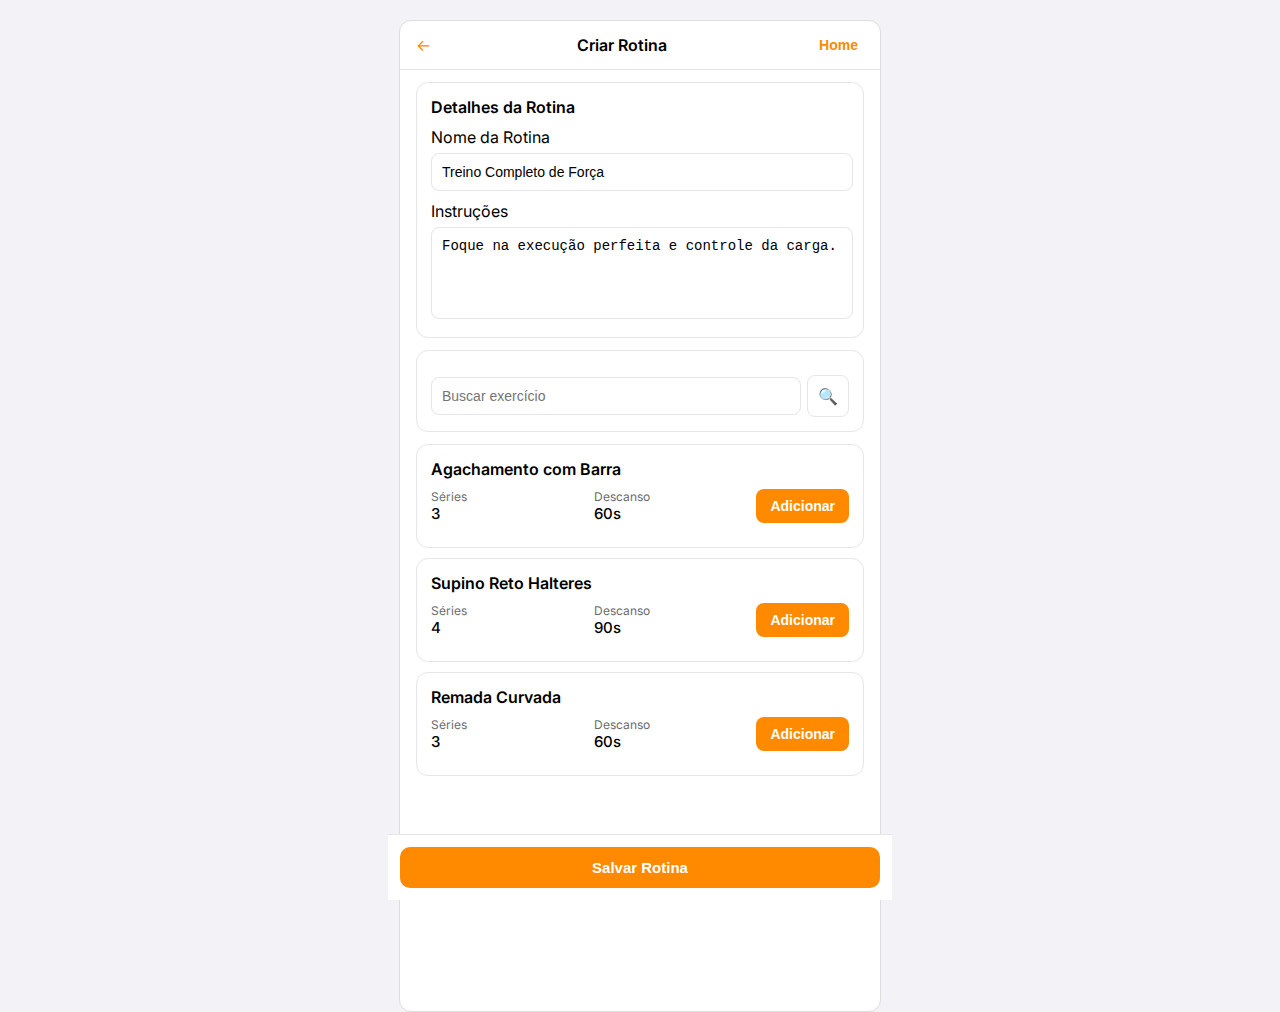
<file: TELASHTML/adicionarExercicios.html>
<!DOCTYPE html>
<html lang="pt-BR">
<head>
<meta charset="UTF-8">
<meta name="viewport" content="width=device-width, initial-scale=1.0">
<title>Criar Rotina</title>

<link href="https://fonts.googleapis.com/css2?family=Inter:wght@400;500;600&display=swap" rel="stylesheet">

<style>

:root {
    --orange: #FF8A00;
    --gray-bg: #F2F2F7;
    --gray-text: #6B6B6B;
    --border: #E5E5EA;
}

body {
    margin: 0;
    background: var(--gray-bg);
    font-family: 'Inter', sans-serif;
    display: flex;
    justify-content: center;
    min-height: 100vh;
}

.app {
    width: 100%;          /* ocupa toda a largura */
    max-width: 480px;     /* limite visual (para simular mobile) */
    background: white;
    min-height: 100vh;
    padding-bottom: 90px; /* espaço para botão inferior */
}

/* Header */
.header {
    display: flex;
    justify-content: space-between;
    align-items: center;
    padding: 14px 16px;
    border-bottom: 1px solid var(--border);

    a{
            text-decoration: none;
            color:#FF8A00
        }
}

.header-title {
    font-weight: 600;
}

.homeBtn {
    background: white;
    color: #FF8A00;
    font-size: 14px;
    font-weight: 700;
    border: none;
    cursor: pointer;
}

.card {
    background: white;
    border: 1px solid var(--border);
    border-radius: 12px;
    margin: 12px 16px;
    padding: 14px;
   
}

.card-title {
    font-weight: 600;
    margin-bottom: 10px;
}

/* Inputs */
.input {
   
    width: 400px;
    padding: 10px;
    border: 1px solid var(--border);
    border-radius: 8px;
    margin-top: 6px;
    font-size: 14px;
}

textarea.input {
    height: 70px;
    resize: none;
}

/* Search */
.search-box {
    display: flex;
    align-items: center;
    gap: 6px;
    margin-top: 10px;
}

.search-input {
    flex: 1;
    padding: 10px;
    border-radius: 8px;
    border: 1px solid var(--border);
    font-size: 14px;
}

.filter-btn {
    padding: 10px;
    border-radius: 8px;
    border: 1px solid var(--border);
    cursor: pointer;
}

/* Exercise Cards */
.exercise-card {
    background: white;
    border: 1px solid var(--border);
    border-radius: 12px;
    margin: 10px 16px;
    padding: 14px;
}

.exercise-title {
    font-weight: 600;
    margin-bottom: 10px;
}

.row {
    display: flex;
    gap: 10px;
    margin-bottom: 10px;
}

.small-box {
    flex: 1;
}

.small-title {
    font-size: 12px;
    color: var(--gray-text);
}

.small-value {
    font-size: 15px;
    font-weight: 500;
}

.btn-add {
    background: var(--orange);
    color: white;
    font-size: 14px;
    padding: 8px 14px;
    border-radius: 8px;
    border: none;
    cursor: pointer;
    font-weight: 600;
    float: right;
}

/* Bottom Button */
.bottom {
    width: 100%;
    max-width: 480px; /* acompanha o app */
    position: fixed;
    bottom: 0;
    left: 50%;
    transform: translateX(-50%);
    background: white;
    border-top: 1px solid var(--border);
    padding: 12px;
    a{
            text-decoration: none;
            color: white;
        }
}

.btn-save {
    width: 100%;
    background: var(--orange);
    color: white;
    padding: 12px;
    border-radius: 10px;
    border: none;
    font-size: 15px;
    font-weight: 600;
    cursor: pointer;
}

/* Ajuste para telas grandes */
@media (min-width: 1024px) {
    .app {
        margin-top: 20px;
        border: 1px solid #ddd;
        border-radius: 12px;
    }
}

</style>
</head>
<body>

<div class="app">

    <div class="header">
        <a href="../TELASHTML/personalCadastroAlun.html">
            <div>←</div>
        </a>
        <div class="header-title">Criar Rotina</div>
        <button class="homeBtn"><a href="homePersonal.html">Home</a></button>
    </div>

    <div class="card">
        <div class="card-title">Detalhes da Rotina</div>
        <div>Nome da Rotina</div>
        <input class="input" value="Treino Completo de Força">

        <div style="margin-top:10px;">Instruções</div>
        <textarea class="input">Foque na execução perfeita e controle da carga.</textarea>
    </div>

    <div class="card">
        <div class="search-box">
            <input class="search-input" placeholder="Buscar exercício">
            <div class="filter-btn">🔍</div>
        </div>
    </div>

    <!-- Exercícios -->
    <div class="exercise-card">
        <div class="exercise-title">Agachamento com Barra</div>
        <div class="row">
            <div class="small-box">
                <div class="small-title">Séries</div>
                <div class="small-value">3</div>
            </div>
            <div class="small-box">
                <div class="small-title">Descanso</div>
                <div class="small-value">60s</div>
            </div>
             <button class="btn-add">Adicionar</button>
        </div>
       
    </div>

    <div class="exercise-card">
        <div class="exercise-title">Supino Reto Halteres</div>
        <div class="row">
            <div class="small-box">
                <div class="small-title">Séries</div>
                <div class="small-value">4</div>
            </div>
            <div class="small-box">
                <div class="small-title">Descanso</div>
                <div class="small-value">90s</div>
            </div>
            <button class="btn-add">Adicionar</button>
        </div>
        
    </div>

    <div class="exercise-card">
        <div class="exercise-title">Remada Curvada</div>
        <div class="row">
            <div class="small-box">
                <div class="small-title">Séries</div>
                <div class="small-value">3</div>
            </div>
            <div class="small-box">
                <div class="small-title">Descanso</div>
                <div class="small-value">60s</div>
            </div>
              <button class="btn-add">Adicionar</button>
        </div>
      
    </div>

</div>

<div class="bottom">
    <button class="btn-save"><a href="../TELASHTML/treinoDoAlunoCriado.html">Salvar Rotina</a></button>
</div>

</body>
</html>
</file>
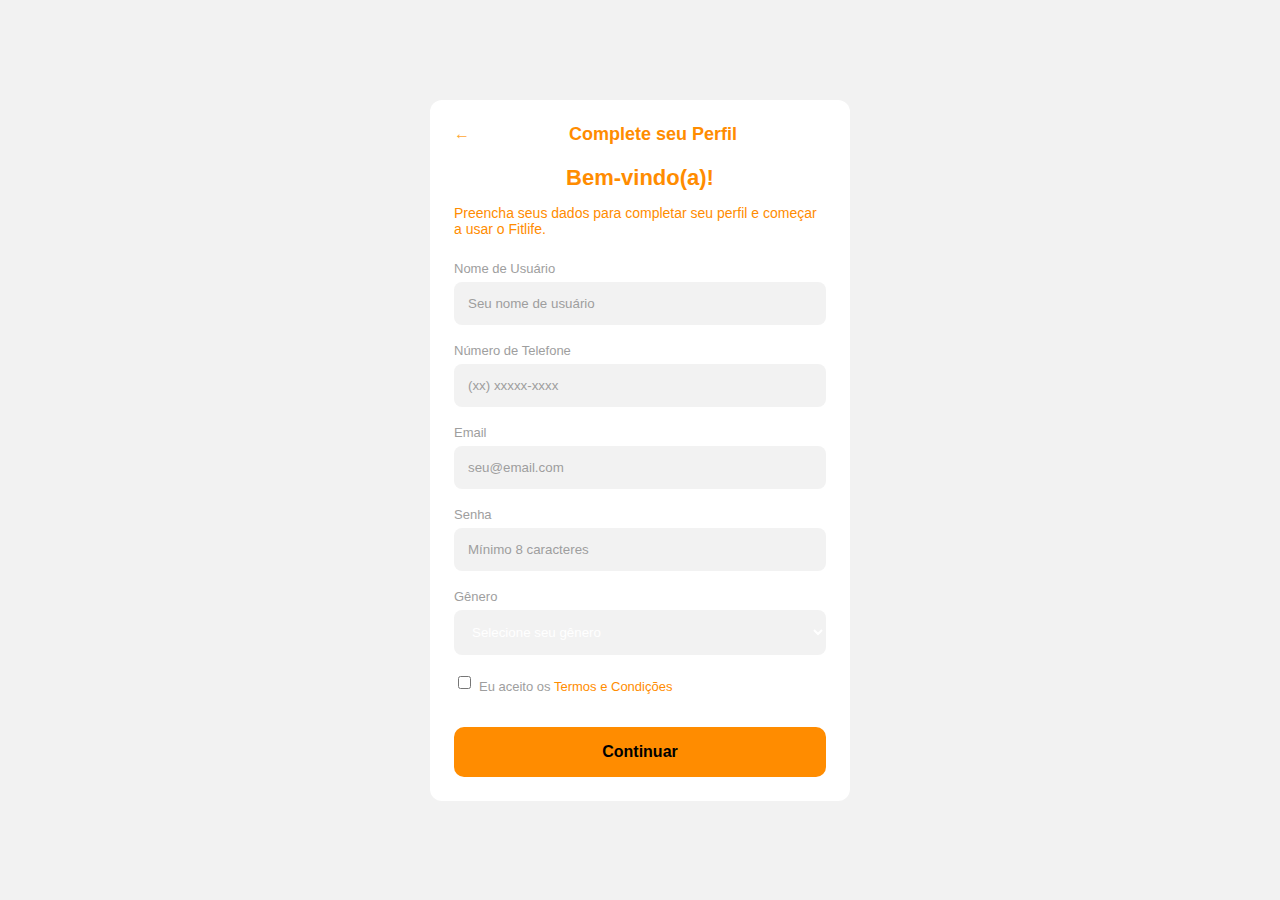
<file: TELASHTML/cadastro.html>
<!DOCTYPE html>
<html lang="pt-BR">
<head>
  <meta charset="UTF-8" />
  <meta name="viewport" content="width=device-width, initial-scale=1.0" />
  <title>Completar Perfil | Fitlife</title>
  <style>
    * {
      box-sizing: border-box;
      font-family: Arial, Helvetica, sans-serif;
    }

    body {
      margin: 0;
      background: #f2f2f2;
      color: #fff;
      display: flex;
      justify-content: center;
      align-items: center;
      min-height: 100vh;
    }

    .container {
      width: 100%;
      max-width: 420px;
      padding: 24px;
      background-color: #fff;
      border-radius: 12px;
    }

    .header {
      display: flex;
      align-items: center;
      margin-bottom: 20px;
    }

    .back {
      margin-right: 10px;
      cursor: pointer;
      color: #ffa733;
    }

    h1 {
      font-size: 18px;
      margin: 0 auto;
      color: #ff8c00;
      
    }

    h2 {
      font-size: 22px;
      margin: 20px 0 8px;
      color: #ff8c00;
      text-align: center;
    }

    p {
      font-size: 14px;
      color: #bdbdbd;
      margin-bottom: 24px;
      color: #ff8c00;
    }

    label {
      font-size: 13px;
      display: block;
      margin-bottom: 6px;
    }

    input, select {
      width: 100%;
      padding: 14px;
      margin-bottom: 18px;
      border-radius: 8px;
      border: none;
      background: #f2f2f2;
      color: #fff;
    }

    input::placeholder {
      color: #9e9e9e;
    }

    .terms {
      display: flex;
      align-items: center;
      font-size: 13px;
      margin-bottom: 20px;
    }

    .terms input {
      width: auto;
      margin-right: 8px;
    }

    .terms span {
      color: #ff8c00;
    }
    label, option{
      color:#9e9e9e;
    }
    button {
      width: 100%;
      padding: 16px;
      background-color: #ff8c00;
      color: #000;
      font-size: 16px;
      font-weight: bold;
      border: none;
      border-radius: 10px;
      cursor: pointer;
    }

    button:hover {
      background-color: #ffa733;
    }
  </style>
</head>
<body>
  <div class="container">
    <div class="header">
      <div class="back">←</div>
      <h1>Complete seu Perfil</h1>
    </div>

    <h2>Bem-vindo(a)!</h2>
    <p>Preencha seus dados para completar seu perfil e começar a usar o Fitlife.</p>

    <label>Nome de Usuário</label>
    <input type="text" placeholder="Seu nome de usuário" />

    <label>Número de Telefone</label>
    <input type="tel" placeholder="(xx) xxxxx-xxxx" />

    <label>Email</label>
    <input type="email" placeholder="seu@email.com" />

    <label>Senha</label>
    <input type="password" placeholder="Mínimo 8 caracteres" />

    <label>Gênero</label>
    <select>
      <option>Selecione seu gênero</option>
      <option>Masculino</option>
      <option>Feminino</option>
      <option>Outro</option>
      <option>Prefiro não informar</option>
    </select>

    <div class="terms">
      <input type="checkbox" />
      <label>Eu aceito os <span>Termos e Condições</span></label>
    </div>

    <button>Continuar</button>
  </div>
</body>
</html>
</file>
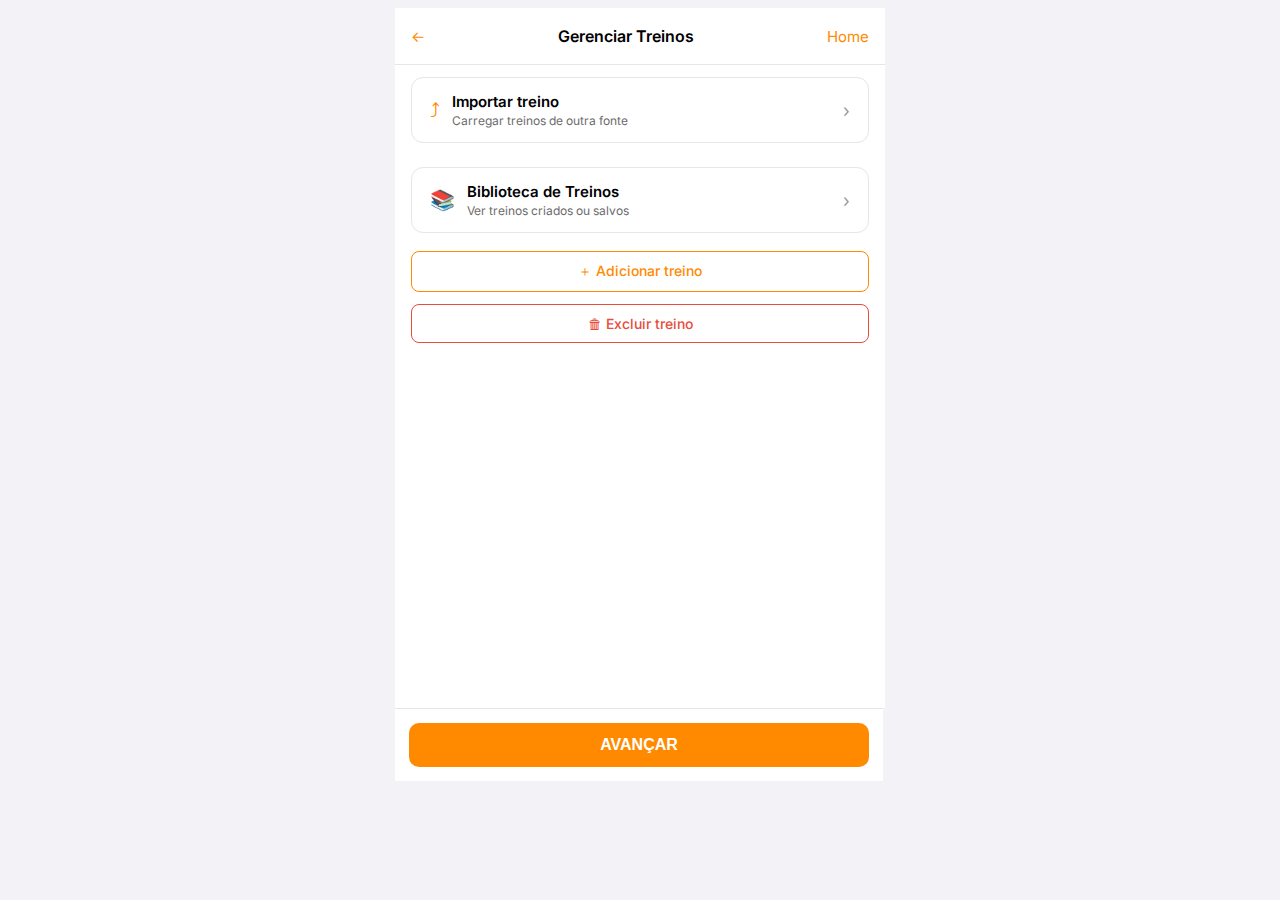
<file: TELASHTML/criarTreinoDoAluno.html>
<!DOCTYPE html>
<html lang="pt-BR">
<head>
<meta charset="UTF-8">
<meta name="viewport" content="width=device-width, initial-scale=1.0">
<title>Gerenciar Treinos</title>

<link href="https://fonts.googleapis.com/css2?family=Inter:wght@400;500;600&display=swap" rel="stylesheet">

<style>
    :root {
        --orange: #FF8A00;
        --red: #E74C3C;
        --gray-bg: #F2F2F7;
        --gray-text: #6B6B6B;
        --border: #E5E5EA;
    }

    body {
  
        background: var(--gray-bg);
        font-family: 'Inter', sans-serif;
        display: flex;
        justify-content: center;
        align-items: center;
    }

    .principal {
        width: 490px;
        height: 700px;
        background: white;
        display: flex;
        flex-direction: column;
        

    }

    /* HEADER */
    .header {
        display: flex;
        align-items: center;
        justify-content: space-between;
        padding: 18px 16px;
        border-bottom: 1px solid var(--border);
        font-size: 16px;
    }

    .header .title {
        font-weight: 600;
        font-size: 16px;
    }

    .homeBtn, .iconBtn {
        font-size: 15px;
        cursor: pointer;
        

        a{
            text-decoration: none;
            color: #FF8A00;
        }
    }

    /* CARD DE OPÇÃO */
    .option-card {
        background: white;
        margin: 12px 16px;
        padding: 14px 18px;
        border-radius: 12px;
        border: 1px solid var(--border);
        display: flex;
        justify-content: space-between;
        align-items: center;
        cursor: pointer;

        a{
            text-decoration: none;
            color: white;
        }
    }

    .option-info {
        display: flex;
        gap: 12px;
        align-items: center;
    }

    .option-title {
        font-size: 15px;
        font-weight: 600;
    }

    .option-subtitle {
        font-size: 12px;
        color: var(--gray-text);
        margin-top: 2px;
    }

    .arrow {
        font-size: 18px;
        color: #9B9B9B;
    }

    /* ICONS SIMPLES */
    .icon {
        font-size: 20px;
        color: var(--orange);
    }

    /* BOTÕES PEQUENOS */
    .btn-mini {
        margin: 6px 16px;
        padding: 10px;
        border-radius: 8px;
        background: white;
        border: 1px solid var(--orange);
        color: var(--orange);
        font-size: 14px;
        font-weight: 500;
        text-align: center;
        cursor: pointer;

        a{
            text-decoration: none;
            color: #FF8A00;
        }
        
    }

    .btn-mini.red {
        border-color: var(--red);
        color: var(--red);
    }

    /* CARD TREINO */
    .train-card {
        margin: 20px 16px 0 16px;
        background: var(--orange);
        color: white;
        font-weight: 600;
        font-size: 17px;
        text-align: center;
        padding: 18px;
        border-radius: 10px;
    }

    /* BOTÃO AVANÇAR */
    .bottom-bar {
    width:460px;
    background:white;
    border-top:1px solid var(--border);
    padding:14px;
}


    .btn-next {
        width: 100%;
        background: var(--orange);
        color: white;
        border: none;
        padding: 13px;
        font-weight: 600;
        border-radius: 10px;
        font-size: 16px;
        cursor: pointer;
    }
</style>
</head>
<body>

<div class="app">

    <div class="principal">
        <div class="header">
        <div class="iconBtn"><a href="./personalCadastroAlun.html">←</a></div>
        <div class="title">Gerenciar Treinos</div>
        <div class="homeBtn"><a href="homePersonal.html">Home</a></div>
    </div>

    <div class="option-card">
        <div class="option-info">
            <div class="icon">⤴</div>
            <div>
                <div class="option-title">Importar treino</div>
                <div class="option-subtitle">Carregar treinos de outra fonte</div>
            </div>
        </div>
        <div class="arrow">›</div>
    </div>

    <div class="option-card">
        <div class="option-info">
            <div class="icon">📚</div>
            <div>
                <div class="option-title">Biblioteca de Treinos</div>
                <div class="option-subtitle">Ver treinos criados ou salvos</div>
            </div>
        </div>
        <div class="arrow">›</div>
    </div>

    
        <div class="btn-mini"> ＋ <a href="../TELASHTML/adicionarExercicios.html">Adicionar treino</a></div>

    <div class="btn-mini red">🗑 Excluir treino</div>
    <!--
    <div class="train-card">TREINO A</div>
    -->
    </div>

    <div class="bottom-bar">
    <a href="./adicionarExercicios.html"><button class="btn-next">AVANÇAR</button></a>
</div>

</div>


</body>
</html>
</file>
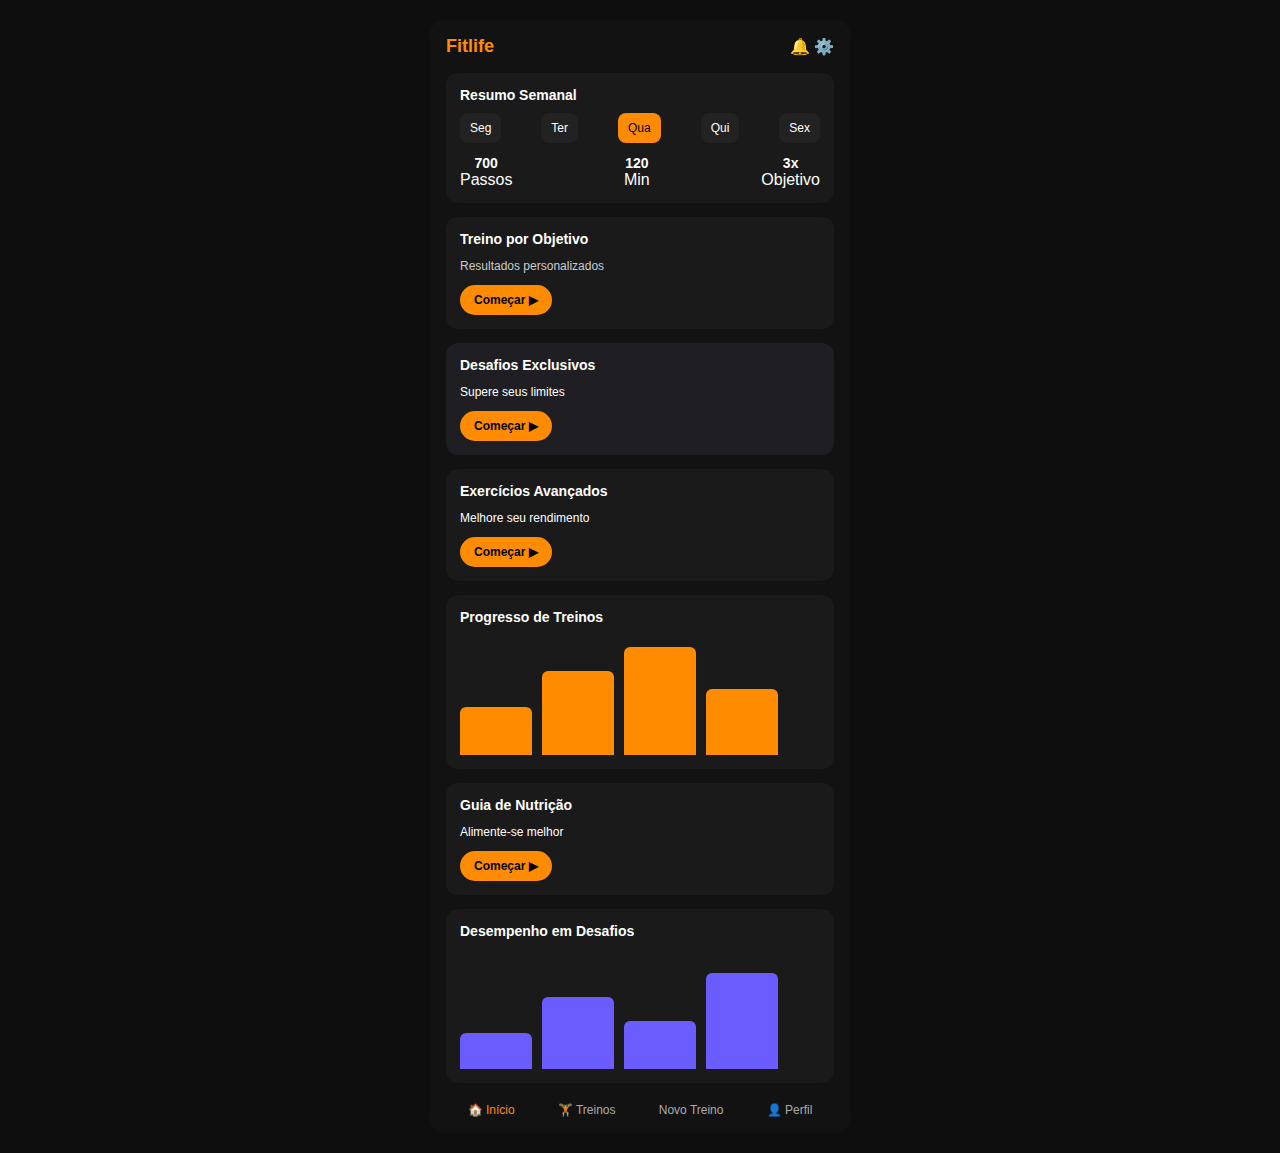
<file: TELASHTML/home.html>
<!DOCTYPE html>
<html lang="pt-BR">
<head>
  <meta charset="UTF-8" />
  <meta name="viewport" content="width=device-width, initial-scale=1.0" />
  <title>Home | Fitlife</title>
  <style>
    * { box-sizing: border-box; font-family: Arial, Helvetica, sans-serif; }
    body {
      margin: 0;
      background: #0e0e0e;
      color: #fff;
      display: flex;
      justify-content: center;
      padding: 20px 0;
    }
    .container {
      width: 100%;
      max-width: 420px;
      background: #121212;
      padding: 16px;
      border-radius: 14px;
    }
    .top {
      display: flex;
      align-items: center;
      justify-content: space-between;
      margin-bottom: 16px;
    }
    .logo { color: #ff8c00; font-weight: bold; font-size: 18px; }
    .card {
      background: #1a1a1a;
      border-radius: 12px;
      padding: 14px;
      margin-bottom: 14px;
    }
    .card h3 { margin: 0 0 8px; font-size: 14px; }
    .week {
      display: flex;
      justify-content: space-between;
      margin-top: 10px;
    }
    .day {
      padding: 8px 10px;
      border-radius: 8px;
      background: #222;
      font-size: 12px;
    }
    .day.active { background: #ff8c00; color: #000; }
    .stats {
      display: flex;
      justify-content: space-between;
      margin-top: 12px;
      text-align: center;
    }
    .stat strong { display: block; font-size: 14px; }
    .btn {
      background: #ff8c00;
      color: #000;
      border: none;
      padding: 8px 14px;
      border-radius: 20px;
      font-size: 12px;
      font-weight: bold;
      cursor: pointer;
    }
    .highlight { background: #1f1f23; }
    .bars {
      display: flex;
      align-items: flex-end;
      gap: 10px;
      height: 120px;
      margin-top: 10px;
    }
    .bar {
      width: 20%;
      background: #ff8c00;
      border-radius: 6px 6px 0 0;
    }
    .bar.purple { background: #6a5cff; }
    .nav {
      display: flex;
      justify-content: space-around;
      margin-top: 20px;
      color: #aaa;
      font-size: 12px;
    }
    .nav span.active { color: #ff8c00; }
  </style>
</head>
<body>
  <div class="container">
    <div class="top">
      <div class="logo">Fitlife</div>
      <div>🔔 ⚙️</div>
    </div>

    <div class="card">
      <h3>Resumo Semanal</h3>
      <div class="week">
        <div class="day">Seg</div>
        <div class="day">Ter</div>
        <div class="day active">Qua</div>
        <div class="day">Qui</div>
        <div class="day">Sex</div>
      </div>
      <div class="stats">
        <div class="stat"><strong>700</strong>Passos</div>
        <div class="stat"><strong>120</strong>Min</div>
        <div class="stat"><strong>3x</strong>Objetivo</div>
      </div>
    </div>

    <div class="card">
      <h3>Treino por Objetivo</h3>
      <p style="font-size:12px; color:#ccc">Resultados personalizados</p>
      <button class="btn">Começar ▶</button>
    </div>

    <div class="card highlight">
      <h3>Desafios Exclusivos</h3>
      <p style="font-size:12px">Supere seus limites</p>
      <button class="btn">Começar ▶</button>
    </div>

    <div class="card">
      <h3>Exercícios Avançados</h3>
      <p style="font-size:12px">Melhore seu rendimento</p>
      <button class="btn">Começar ▶</button>
    </div>

    <div class="card">
      <h3>Progresso de Treinos</h3>
      <div class="bars">
        <div class="bar" style="height:40%"></div>
        <div class="bar" style="height:70%"></div>
        <div class="bar" style="height:90%"></div>
        <div class="bar" style="height:55%"></div>
      </div>
    </div>

    <div class="card">
      <h3>Guia de Nutrição</h3>
      <p style="font-size:12px">Alimente-se melhor</p>
      <button class="btn">Começar ▶</button>
    </div>

    <div class="card">
      <h3>Desempenho em Desafios</h3>
      <div class="bars">
        <div class="bar purple" style="height:30%"></div>
        <div class="bar purple" style="height:60%"></div>
        <div class="bar purple" style="height:40%"></div>
        <div class="bar purple" style="height:80%"></div>
      </div>
    </div>

    <div class="nav">
      <span class="active">🏠 Início</span>
      <span>🏋️ Treinos</span>
      <span> Novo Treino</span>
      <span>👤 Perfil</span>
    </div>
  </div>
</body>
</html>
</file>
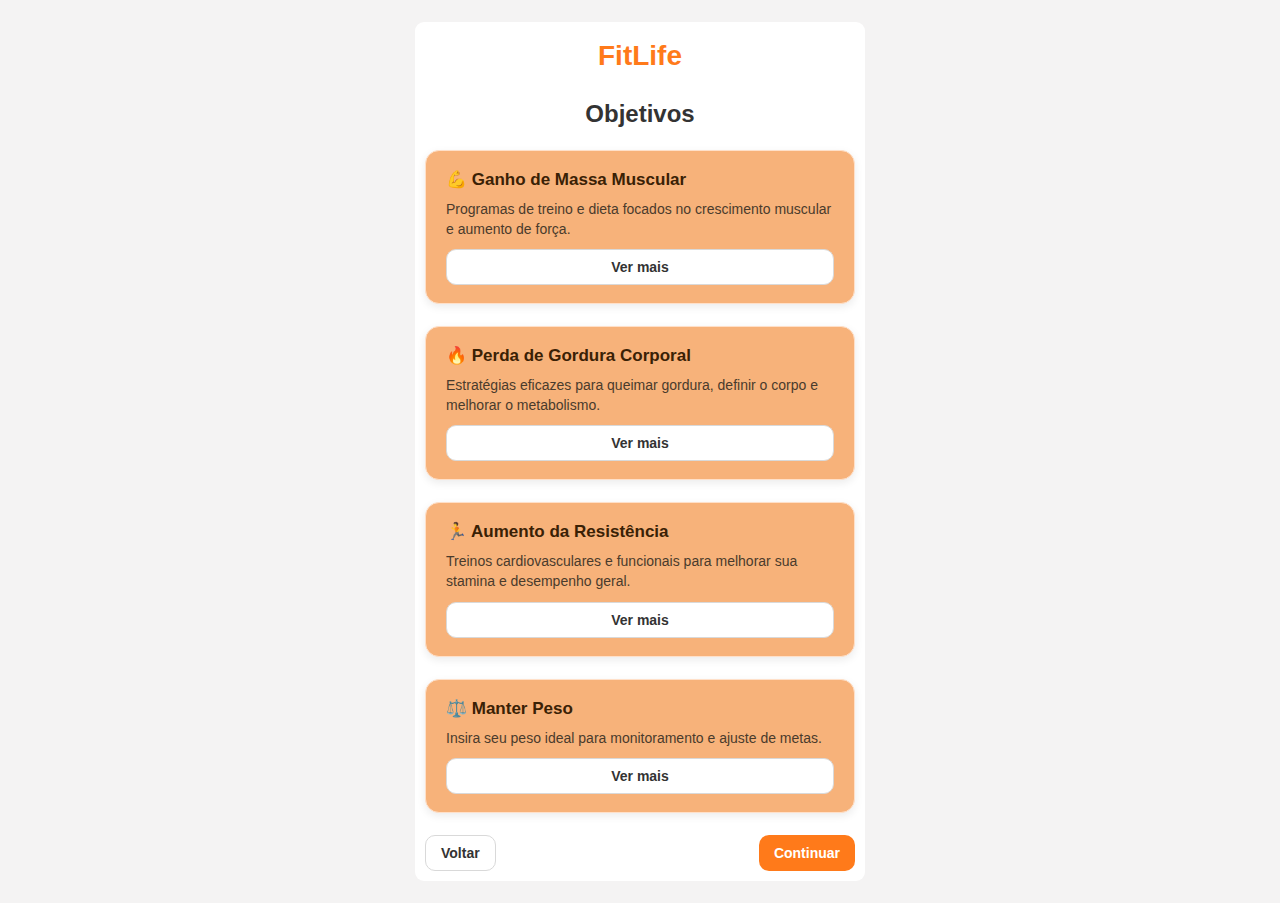
<file: TELASHTML/objetivo.html>
<!DOCTYPE html>
<html lang="pt-BR">
<head>
<meta charset="UTF-8">
<meta name="viewport" content="width=device-width, initial-scale=1.0">
<title>FitLife - Objetivos</title>

<style>
/* FONT + RESET */
*{
  margin:0;
  padding:0;
  box-sizing:border-box;
  font-family:"Inter", sans-serif;
}

body{
  background:#f4f3f3;
  display:flex;
  justify-content:center;
  padding:22px;
  color:#222;
}

/* CONTAINER */
.container{
  width:100%;
  width:450px;
  display:flex;
  flex-direction:column;
  gap:22px;
  background-color: #ffffff;
  padding: 10px;
  border-radius: 9px;
}

/* HEADER */
.header{
  display:flex;
  justify-content:center;
  padding:8px 0 6px 0;
}

.logo{
  font-size:28px;
  font-weight:800;
  color:#ff7a1a;
}

/* TITULO */
h1{
  font-size:24px;
  font-weight:700;
  color:#333;
  text-align:center;
}

/* CARDS */
.card{
  background:#f7b27a;
  border-radius:14px;
  padding:18px 20px;
  border:1px solid #ffe0c9;
  box-shadow:0 3px 8px rgba(0,0,0,0.08);
  display:flex;
  flex-direction:column;
  gap:10px;
  transition:all .25s ease;
}

.card:hover{
  transform:translateY(-2px);
  box-shadow:0 5px 12px rgba(0,0,0,0.13);
}

.card h3{
  font-size:17px;
  font-weight:700;
  color:#3a2105;
  display:flex;
  align-items:center;
  gap:6px;
}

.card p{
  font-size:14px;
  color:#4a3b2c;
  line-height:1.4;
}

/* BOTÕES */
.btn, .btnNavVoltar{
  border:none;
  padding:9px 15px;
  font-size:14px;
  border-radius:10px;
  font-weight:600;
  cursor:pointer;
  transition:all .22s ease;
}

/* botão ver mais */
.card .btn{
  background:#fff;
  border:1px solid #d9d9d9;
  color:#333;
}

.card .btn:hover{
  border-color:#ff7a1a;
  color:#ff7a1a;
}

/* NAV BAR */
.nav{
  display:flex;
  justify-content:space-between;
  gap:10px;
}

.btnNavVoltar{
  background:#fff;
  border:1px solid #d9d9d9;
  color:#333;
}

.btnNavVoltar:hover{
  border-color:#bdbdbd;
}

.nav .btn{
  background:#ff7a1a;
  color:#fff;
}

.nav .btn:hover{
  background:#ff8b3d;
}

/* RESPONSIVIDADE */
@media(max-width:440px){
  .nav{
    flex-direction:column;
  }
  .btn, .btnNavVoltar{
    width:100%;
  }
}
</style>

</head>
<body>

<div class="container">

  <div class="header">
    <span class="logo">FitLife</span>
  </div>

  <h1>Objetivos</h1>

  <div class="card">
    <h3>💪 Ganho de Massa Muscular</h3>
    <p>Programas de treino e dieta focados no crescimento muscular e aumento de força.</p>
    <button class="btn">Ver mais</button>
  </div>

  <div class="card">
    <h3>🔥 Perda de Gordura Corporal</h3>
    <p>Estratégias eficazes para queimar gordura, definir o corpo e melhorar o metabolismo.</p>
    <button class="btn">Ver mais</button>
  </div>

  <div class="card">
    <h3>🏃 Aumento da Resistência</h3>
    <p>Treinos cardiovasculares e funcionais para melhorar sua stamina e desempenho geral.</p>
    <button class="btn">Ver mais</button>
  </div>

  <div class="card">
    <h3>⚖️ Manter Peso</h3>
    <p>Insira seu peso ideal para monitoramento e ajuste de metas.</p>
    <button class="btn">Ver mais</button>
  </div>

  <div class="nav">
    <button class="btnNavVoltar">Voltar</button>
    <button class="btn">Continuar</button>
  </div>

</div>

</body>
</html>
</file>
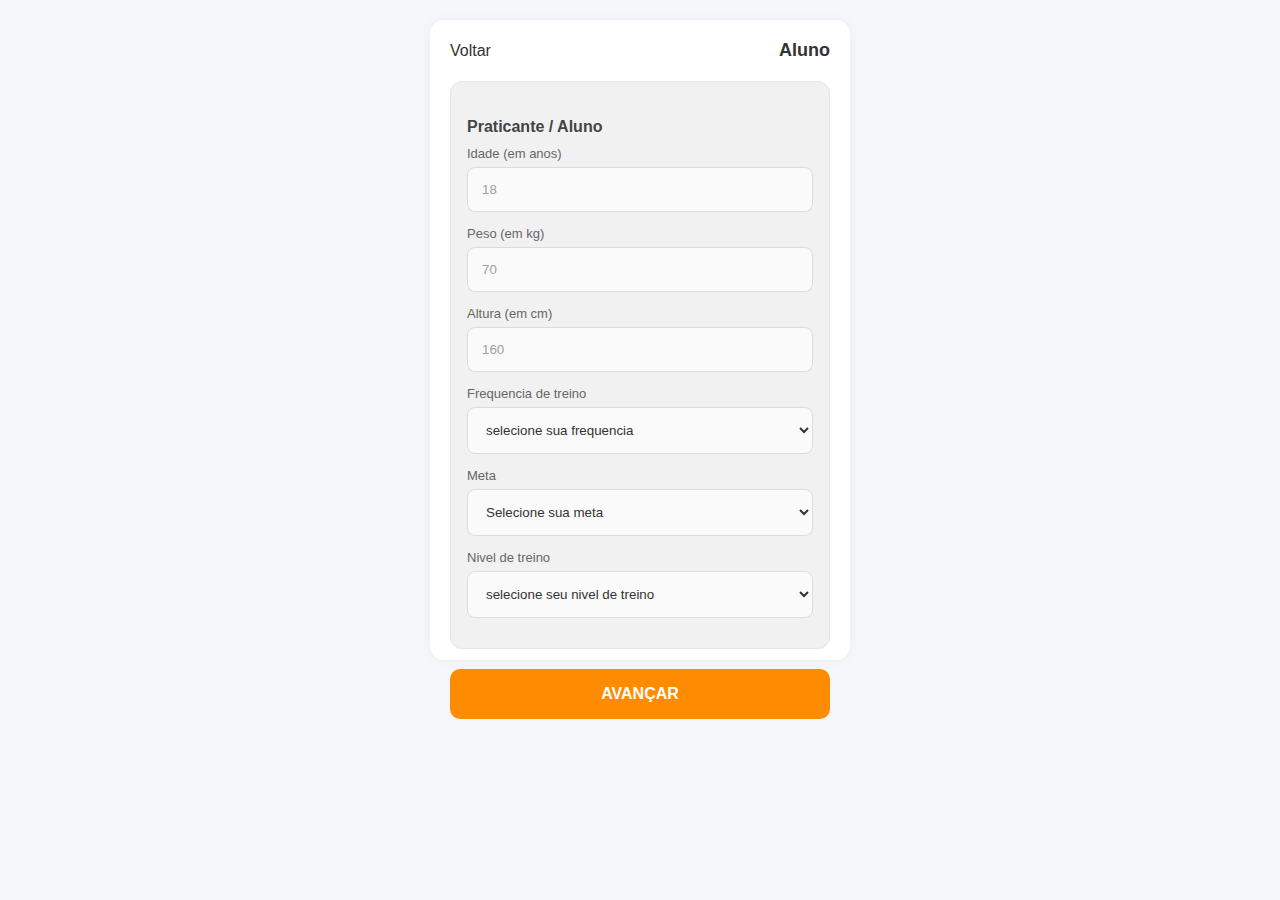
<file: TELASHTML/perfilAluno.html>
<!DOCTYPE html>
<html lang="en">
<head>
    <meta charset="UTF-8">
    <meta name="viewport" content="width=device-width, initial-scale=1.0">
    
    <title>Perfil de Usuário | Fitlife</title>
  <style>
   * {
  box-sizing: border-box;
  font-family: Arial, Helvetica, sans-serif;
}

body {
  margin: 0;
  background: #f5f6fa; /* fundo claro suave */
  color: #333; /* texto harmonioso */
  display: flex;
  justify-content: center;
  padding: 20px 0;
}

.container {
  width: 100%;
  height: 640px;
  max-width: 420px;
  background: #ffffff; /* container branco */
  padding: 20px;
  border-radius: 14px;
  display: flex;
  flex-direction: column;
  justify-content: space-between;
  box-shadow: 0px 0px 10px rgba(0,0,0,0.05); /* leve sombra */
}

.h2Voltar {
  color: #ffa733;
}

.header {
  display: flex;
  align-items: center;
  justify-content: space-between;
  margin-bottom: 20px;
}

h1 { font-size: 18px; margin: 0; color: #333; }
h2 { font-size: 16px; margin: 20px 0 10px; color: #444; }

label {
  font-size: 13px;
  display: block;
  margin-bottom: 6px;
  color: #666;
}

input, select {
  width: 100%;
  padding: 14px;
  border-radius: 8px;
  border: 1px solid #dcdcdc;
  margin-bottom: 14px;
  background: #fafafa;
  color: #333;
}

input::placeholder {
  color: #9f9f9f;
}

.section {
  background: #f1f1f1; /* seção cinza claro */
  padding: 16px;
  border-radius: 12px;
  margin-bottom: 20px;
  border: 1px solid #e6e6e6;
}

button {
  width: 100%;
  padding: 16px;
  background: #ff8c00;
  color: #fff;
  border: none;
  border-radius: 10px;
  font-size: 16px;
  font-weight: bold;
  cursor: pointer;
  transition: 0.2s;
}

button:hover {
  background: #ffa733;
}

  </style>
</head>
<body>
    <main class="container">
        <div class="header">
      <span>Voltar</span>
      <h1>Aluno</h1>
    </div>
    <div class="section">
      <div style="display:flex; justify-content:space-between; align-items:center;">
        <h2>Praticante / Aluno</h2>
      </div>

      <label>Idade (em anos)</label>
      <input type="number" placeholder="18" />

      <label>Peso (em kg)</label>
      <input type="number" placeholder="70" />

      <label>Altura (em cm)</label>
      <input type="number" placeholder="160" />

      <label>Frequencia de treino</label>
      <select>
        <option>selecione sua frequencia</option>
        <option>1 a 3 vezes semanal</option>
        <option>4 a 5 vezes semanal</option>
        <option>6 a 7 vezes semanal</option>
      </select>

      <label>Meta</label>
      <select>
        <option>Selecione sua meta</option>
        <option>Perda de Peso</option>
        <option>Ganho de Massa</option>
        <option>Condicionamento Físico</option>
        <option>Reabilitação</option>
      </select>

      <label>Nivel de treino</label>
      <select>
        <option>selecione seu nivel de treino</option>
        <option>0 a 1 ano de treino</option>
        <option>1 a 2 ano de treino</option>
        <option> 2 a 3 ano de treino</option>
        <option>+3 anos de treino</option>
      </select>
    </div>

    <button>AVANÇAR</button>
  </div>
  </main>
</body>
</html>
</file>
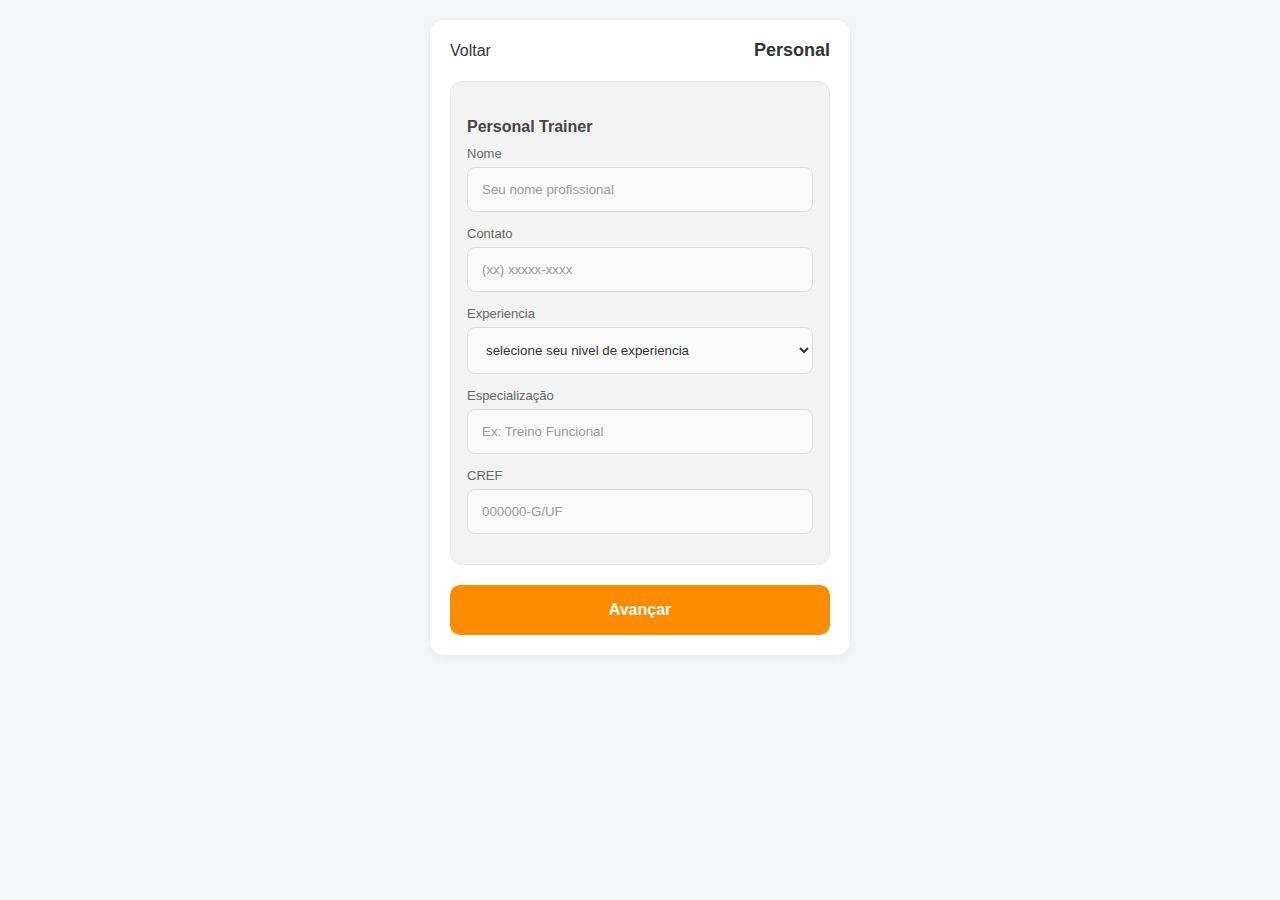
<file: TELASHTML/perfilPersonal.html>
<!DOCTYPE html>
<html lang="pt-BR">
<head>
  <meta charset="UTF-8" />
  <meta name="viewport" content="width=device-width, initial-scale=1.0" />
  <title>Perfil de Usuário | Fitlife</title>
  <style>
    * {
  box-sizing: border-box;
  font-family: Arial, Helvetica, sans-serif;
}

body {
  margin: 0;
  background: #f4f5f7; /* fundo claro suave */
  color: #333; /* cinza escuro - mais agradável que preto */
  display: flex;
  justify-content: center;
  padding: 20px 0;
}

.container {
  width: 100%;
  max-width: 420px;
  background: #ffffff; /* branco limpo */
  padding: 20px;
  border-radius: 14px;
  box-shadow: 0px 2px 10px rgba(0,0,0,0.06); /* leve profundidade */
}

.header {
  display: flex;
  align-items: center;
  justify-content: space-between;
  margin-bottom: 20px;
}

h1 {
  font-size: 18px;
  margin: 0;
  color: #333;
}

h2 {
  font-size: 16px;
  margin: 20px 0 10px;
  color: #444;
}

label {
  font-size: 13px;
  display: block;
  margin-bottom: 6px;
  color: #666;
}

input,
select {
  width: 100%;
  padding: 14px;
  border-radius: 8px;
  border: 1px solid #dcdcdc; /* borda suave */
  margin-bottom: 14px;
  background: #fafafa; /* cinza clarinho */
  color: #333;
}

input::placeholder {
  color: #999;
}

.section {
  background: #f3f3f3; /* bloco cinza claro */
  padding: 16px;
  border-radius: 12px;
  margin-bottom: 20px;
  border: 1px solid #e7e7e7;
}

button {
  width: 100%;
  padding: 16px;
  background: #ff8c00; /* laranja */
  color: #fff; /* branco melhor que preto no botão */
  border: none;
  border-radius: 10px;
  font-size: 16px;
  font-weight: bold;
  cursor: pointer;
  transition: 0.2s;
}

button:hover {
  background: #ffa733;
}

  </style>
</head>
<body>
  <div class="container">
    <div class="header">
      <span>Voltar</span>
      <h1>Personal</h1>
    </div>

    <!-- PERSONAL TRAINER -->
    <div class="section">
      <div style="display:flex; justify-content:space-between; align-items:center;">
        <h2>Personal Trainer</h2>
      </div>

      <label>Nome</label>
      <input type=" Trainertext" placeholder="Seu nome profissional" />

       <label>Contato</label>
      <input type="tel" placeholder="(xx) xxxxx-xxxx" />

      <label>Experiencia</label>
      <select>
        <option>selecione seu nivel de experiencia</option>
        <option>0 a 1 ano</option>
        <option>1 a 2 ano</option>
        <option> 2 a 3 ano</option>
        <option>+3 ano</option>
      </select>

      <label>Especialização</label>
      <input type="text" placeholder="Ex: Treino Funcional" />

      <label>CREF</label>
      <input type="text" placeholder="000000-G/UF" />
    </div>
    <button>Avançar</button>
  </div>
</body>
</html>
</file>
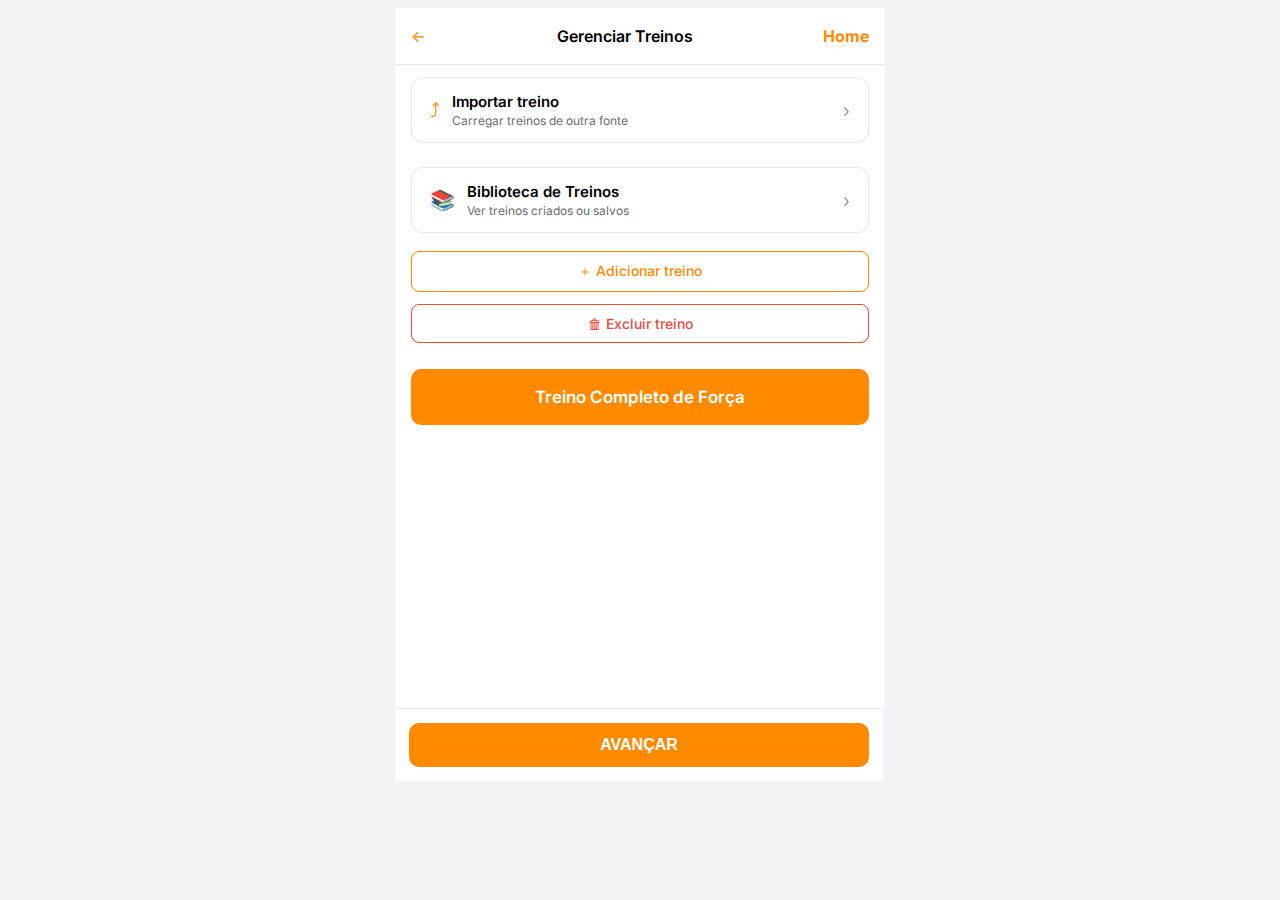
<file: TELASHTML/treinoDoAlunoCriado.html>
<!DOCTYPE html>
<html lang="pt-BR">
<head>
<meta charset="UTF-8">
<meta name="viewport" content="width=device-width, initial-scale=1.0">
<title>Gerenciar Treinos</title>

<link href="https://fonts.googleapis.com/css2?family=Inter:wght@400;500;600&display=swap" rel="stylesheet">

<style>
    :root {
        --orange: #FF8A00;
        --red: #E74C3C;
        --gray-bg: #F2F2F7;
        --gray-text: #6B6B6B;
        --border: #E5E5EA;
    }

    body {
  
        background: var(--gray-bg);
        font-family: 'Inter', sans-serif;
        display: flex;
        justify-content: center;
        align-items: center;
    }

    .principal {
        width: 490px;
        height: 700px;
        background: white;
        display: flex;
        flex-direction: column;
        
        a{
            text-decoration: none;
            color: #FF8A00;
        }
    }

    /* HEADER */
    .header {
        display: flex;
        align-items: center;
        justify-content: space-between;
        padding: 18px 16px;
        border-bottom: 1px solid var(--border);
        font-size: 16px;
    }

    .header .title {
        font-weight: 600;
        font-size: 16px;
    }

    .homeBtn {
        cursor: pointer;
        user-select: none;
        font-weight: 700;
        color: #FF8A00;
    }

    /* CARD DE OPÇÃO */
    .option-card {
        background: white;
        margin: 12px 16px;
        padding: 14px 18px;
        border-radius: 12px;
        border: 1px solid var(--border);
        display: flex;
        justify-content: space-between;
        align-items: center;
        cursor: pointer;
    }

    .option-info {
        display: flex;
        gap: 12px;
        align-items: center;
    }

    .option-title {
        font-size: 15px;
        font-weight: 600;
    }

    .option-subtitle {
        font-size: 12px;
        color: var(--gray-text);
        margin-top: 2px;
    }

    .arrow {
        font-size: 18px;
        color: #9B9B9B;
    }

    /* ICONS SIMPLES */
    .icon {
        font-size: 20px;
        color: var(--orange);
    }

    /* BOTÕES PEQUENOS */
    .btn-mini {
        margin: 6px 16px;
        padding: 10px;
        border-radius: 8px;
        background: white;
        border: 1px solid var(--orange);
        color: var(--orange);
        font-size: 14px;
        font-weight: 500;
        text-align: center;
        cursor: pointer;
    }

    .btn-mini.red {
        border-color: var(--red);
        color: var(--red);
    }

    /* CARD TREINO */
    .train-card {
        margin: 20px 16px 0 16px;
        background: var(--orange);
        color: white;
        font-weight: 600;
        font-size: 17px;
        text-align: center;
        padding: 18px;
        border-radius: 10px;
    }

    /* BOTÃO AVANÇAR */
    .bottom-bar {
    width:460px;
    background:white;
    border-top:1px solid var(--border);
    padding:14px;
}


    .btn-next {
        width: 100%;
        background: var(--orange);
        color: white;
        border: none;
        padding: 13px;
        font-weight: 600;
        border-radius: 10px;
        font-size: 16px;
        cursor: pointer;
    }
</style>
</head>
<body>

<div class="app">

    <div class="principal">
        <div class="header">
        <a href="../TELASHTML/adicionarExercicios.html">
            <div class="icon-btn">←</div>
        </a>
        <div class="title">Gerenciar Treinos</div>
        <div class="homeBtn"><a href="homePersonal.html">Home</a></div>
       </div>

    <div class="option-card">
        <div class="option-info">
            <div class="icon">⤴</div>
            <div>
                <div class="option-title">Importar treino</div>
                <div class="option-subtitle">Carregar treinos de outra fonte</div>
            </div>
        </div>
        <div class="arrow">›</div>
    </div>

    <div class="option-card">
        <div class="option-info">
            <div class="icon">📚</div>
            <div>
                <div class="option-title">Biblioteca de Treinos</div>
                <div class="option-subtitle">Ver treinos criados ou salvos</div>
            </div>
        </div>
        <a href="../TELASHTML/adicionarExercicios.html">
            <div class="arrow">›</div>
        </a>
    </div>

    <div class="btn-mini">＋ Adicionar treino</div>
    <div class="btn-mini red">🗑 Excluir treino</div>

    <div class="train-card">Treino Completo de Força</div>

    </div>

    <div class="bottom-bar">
    <button class="btn-next">AVANÇAR</button>
</div>

</div>


</body>
</html>
</file>
